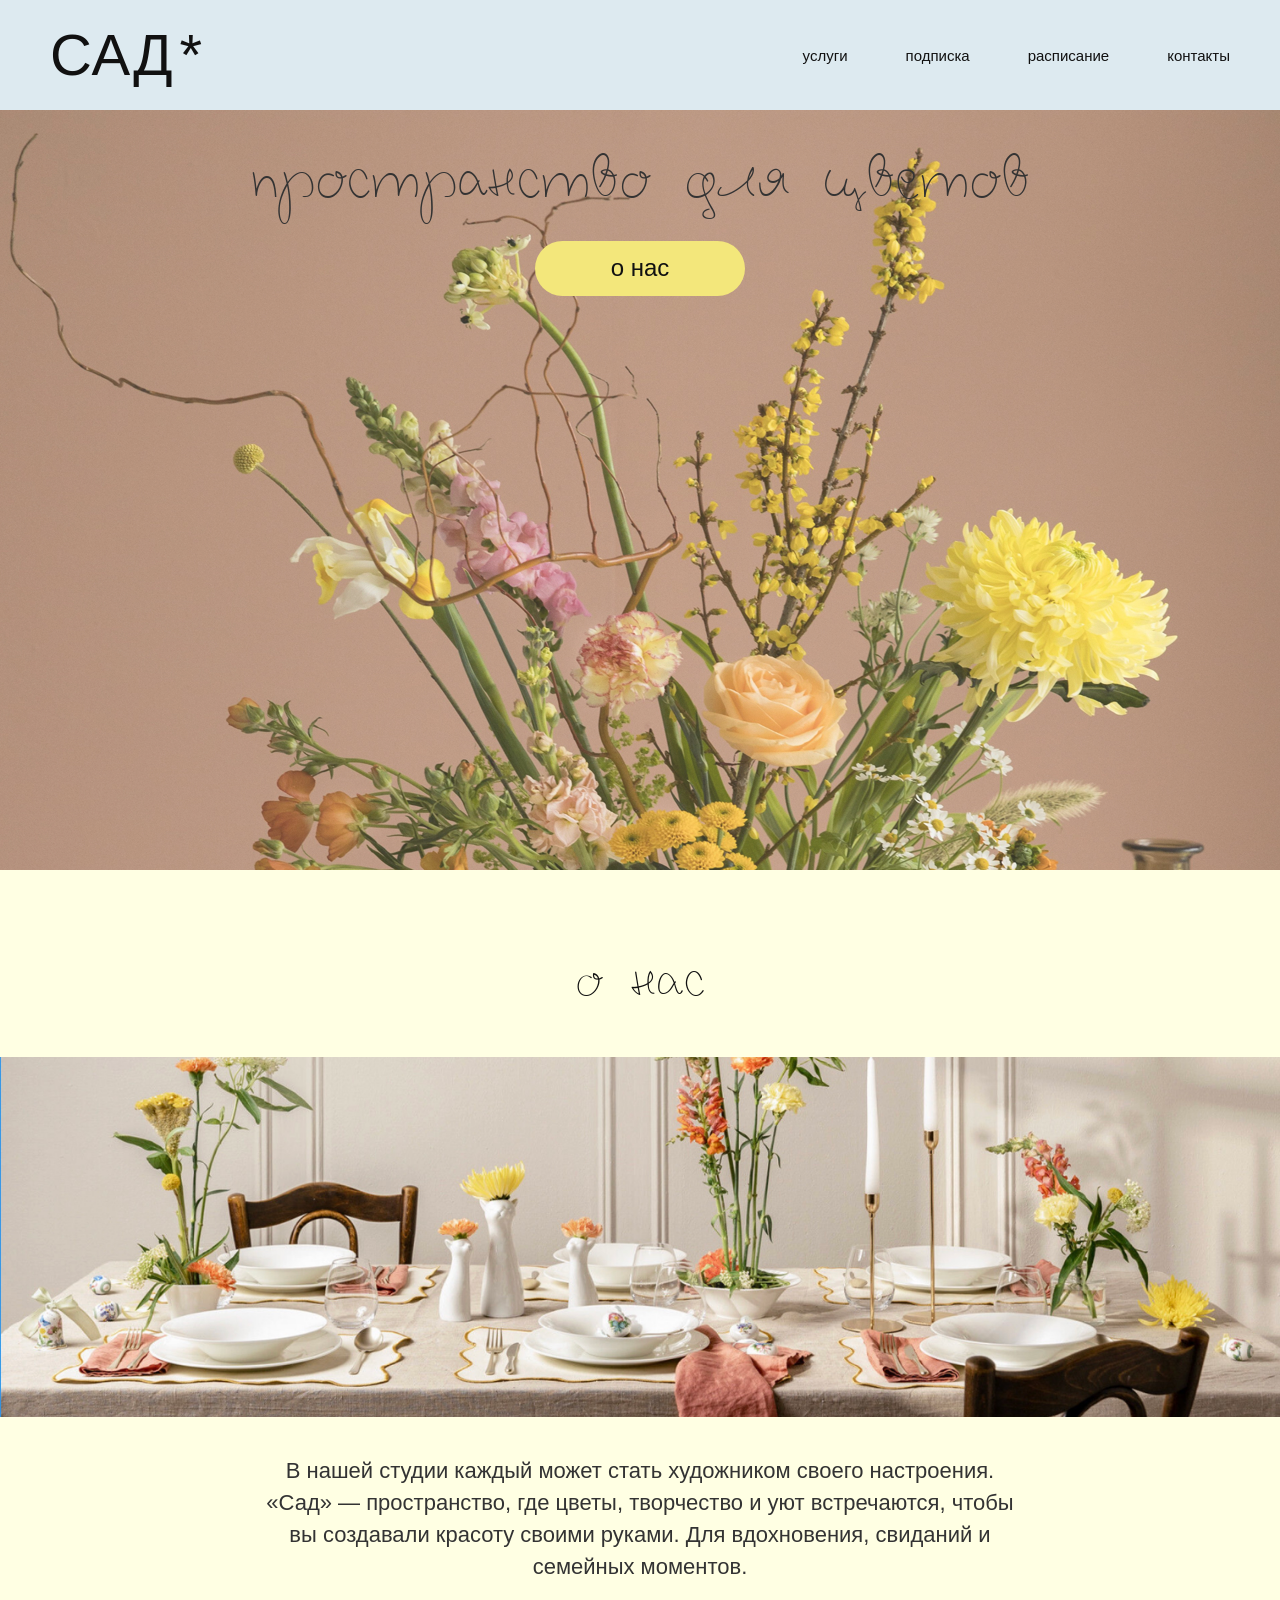
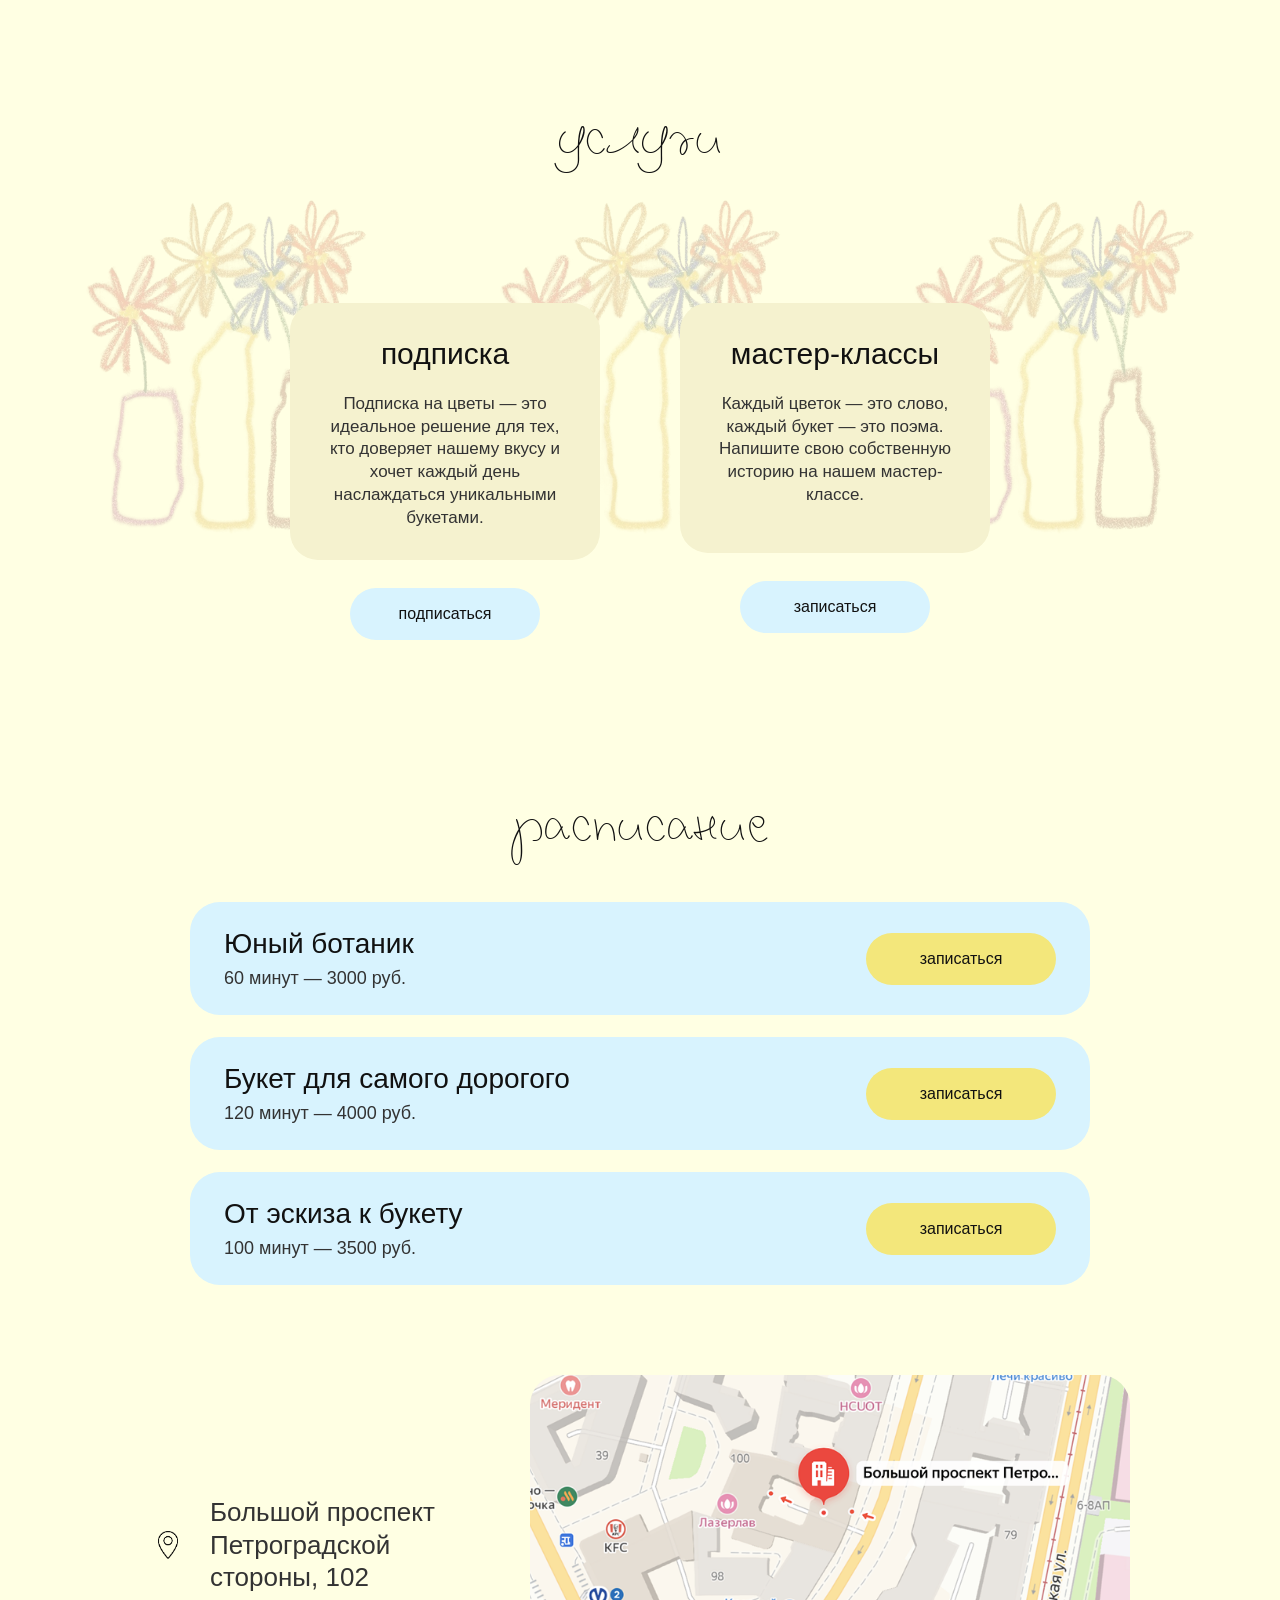
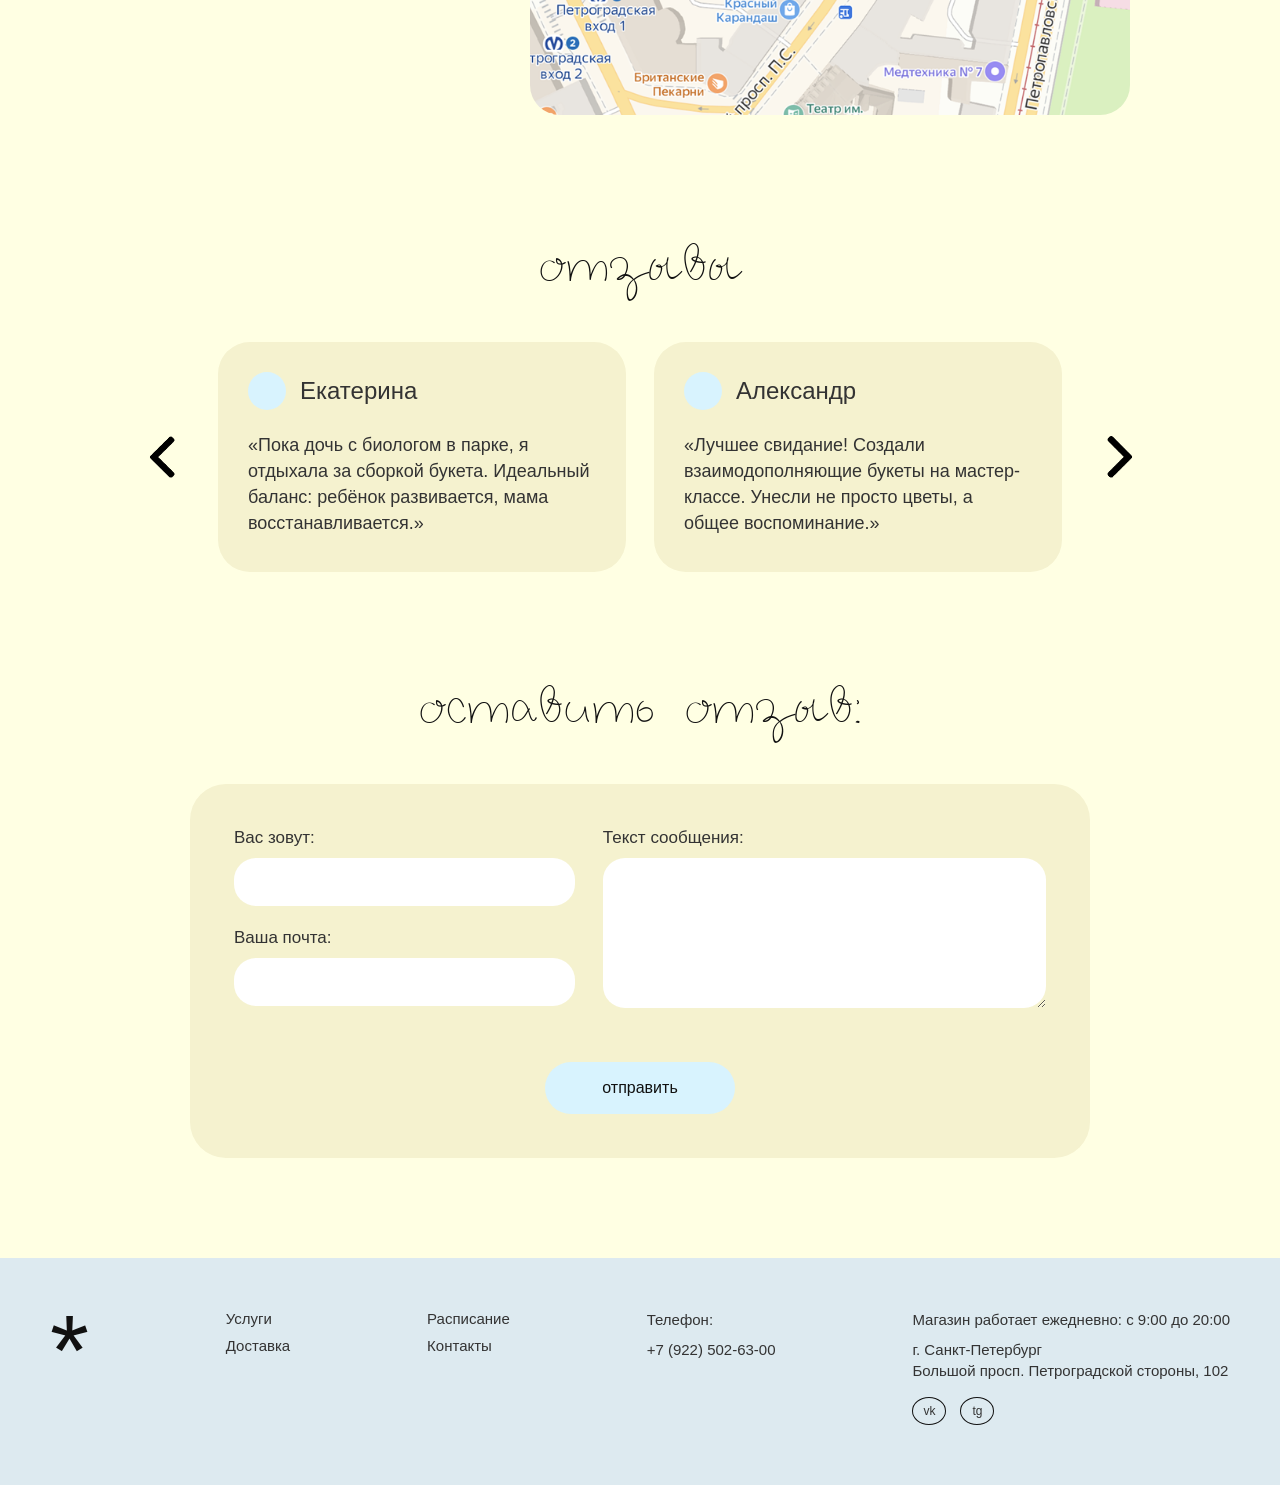
<file: index.html>
<!DOCTYPE html>
<html lang="ru">
<head>
  <meta charset="UTF-8">
  <meta name="viewport" content="width=device-width, initial-scale=1.0">
  <title>САД* — пространство для цветов</title>
  <link rel="stylesheet" href="style.css">
</head>

<body>

  <header class="header">
    <div class="container header__inner">
      <a class="logo" href="index.html">САД<span>*</span></a>

      <nav class="nav">
        <a href="master-classes.html">услуги</a>
        <a href="subscriptions.html">подписка</a>
        <a href="schedule.html">расписание</a>
        <a href="contacts.html">контакты</a>
      </nav>
    </div>
  </header>

  <main>

    <section class="hero">
      <img class="hero__image" src="images/main-hero.jpg" alt="Цветочная композиция">

      <div class="hero__content">
        <h1>пространство для цветов</h1>
        <a class="hero__button" href="#about">о нас</a>
      </div>
    </section>

    <section class="about" id="about">
      <h2 class="section-title">о нас</h2>

      <img class="about__image" src="images/about.jpg" alt="Цветочная сервировка">

      <p class="about__text">
        В нашей студии каждый может стать художником своего настроения. «Сад» — пространство,
        где цветы, творчество и уют встречаются, чтобы вы создавали красоту своими руками.
        Для вдохновения, свиданий и семейных моментов.
      </p>
    </section>

    <section class="services-preview" id="services">
  <h2 class="section-title">услуги</h2>

  <div class="services-preview__bg">

    <article class="service-small-card">
      <div class="service-small-card__box">
        <h3>подписка</h3>
        <p>
          Подписка на цветы — это идеальное решение для тех,
          кто доверяет нашему вкусу и хочет каждый день наслаждаться
          уникальными букетами.
        </p>
      </div>

      <a class="button button--yellow" href="subscriptions.html">
        подписаться
      </a>
    </article>

    <article class="service-small-card">
      <div class="service-small-card__box">
        <h3>мастер-классы</h3>
        <p>
          Каждый цветок — это слово, каждый букет — это поэма.
          Напишите свою собственную историю на нашем мастер-классе.
        </p>
      </div>

      <a class="button button--yellow" href="master-classes.html">
        записаться
      </a>
    </article>

  </div>
</section>

    <section class="schedule-preview">
      <h2 class="section-title">расписание</h2>

      <div class="schedule-list">

        <article class="schedule-item">
          <div>
            <h3>Юный ботаник</h3>
            <p>60 минут — 3000 руб.</p>
          </div>
          <button class="button button--yellow js-open-modal" data-service="Юный ботаник">
            записаться
          </button>
        </article>

        <article class="schedule-item">
          <div>
            <h3>Букет для самого дорогого</h3>
            <p>120 минут — 4000 руб.</p>
          </div>
          <button class="button button--yellow js-open-modal" data-service="Букет для самого дорогого">
            записаться
          </button>
        </article>

        <article class="schedule-item">
          <div>
            <h3>От эскиза к букету</h3>
            <p>100 минут — 3500 руб.</p>
          </div>
          <button class="button button--yellow js-open-modal" data-service="От эскиза к букету">
            записаться
          </button>
        </article>

      </div>
    </section>

    <section class="location-preview">
      <div class="location-preview__address">
        <span class="location-icon">
  <img src="images/location.png" alt="">
</span>
        <p>
          Большой проспект<br>
          Петроградской<br>
          стороны, 102
        </p>
      </div>

      <img class="location-preview__map" src="images/map.png" alt="Карта">
    </section>

    <section class="reviews">
  <h2 class="section-title">отзывы</h2>

  <div class="reviews__inner">
  <button class="reviews__arrow reviews__arrow--prev" type="button" aria-label="Предыдущий отзыв">
  <img src="images/arrow-left.png" alt="">
</button>

<div class="reviews__cards" id="reviewsCards"></div>

<button class="reviews__arrow reviews__arrow--next" type="button" aria-label="Следующий отзыв">
  <img src="images/arrow-right.png" alt="">
</button>
  </div>
</section>

    <section class="feedback">
      <h2 class="section-title">оставить отзыв:</h2>

      <form class="feedback-form">
        <div class="feedback-form__left">
          <label>
            Вас зовут:
            <input type="text">
          </label>

          <label>
            Ваша почта:
            <input type="email">
          </label>
        </div>

        <label class="feedback-form__message">
          Текст сообщения:
          <textarea></textarea>
        </label>

        <button class="button button--yellow" type="submit">отправить</button>
      </form>
    </section>

  </main>

  <footer class="footer">
    <div class="container footer__inner">
      <div class="footer__star">*</div>

      <div class="footer__links">
        <a href="master-classes.html">Услуги</a>
        <a href="contacts.html">Доставка</a>
      </div>

      <div class="footer__links">
        <a href="schedule.html">Расписание</a>
        <a href="contacts.html">Контакты</a>
      </div>

      <div class="footer__phone">
        <p>Телефон:</p>
        <a href="tel:+79225026300">+7 (922) 502-63-00</a>
      </div>

      <div class="footer__address">
        <p>Магазин работает ежедневно: с 9:00 до 20:00</p>
        <p>г. Санкт-Петербург<br>Большой просп. Петроградской стороны, 102</p>

        <div class="socials">
          <a href="#">vk</a>
          <a href="#">tg</a>
        </div>
      </div>
    </div>
  </footer>

  <div class="modal" id="signupModal">
    <div class="modal__window">
      <button class="modal__close" type="button">×</button>

      <h2>записаться</h2>

      <form class="modal-form">
        <label>
          Ваше имя:
          <input type="text" required>
        </label>

        <label>
          Телефон:
          <input type="tel" required>
        </label>

        <label>
          Почта:
          <input type="email">
        </label>

        <label>
          Услуга:
          <input class="modal-service-input" type="text" readonly>
        </label>

        <label>
          Комментарий:
          <textarea></textarea>
        </label>

        <button class="button button--yellow" type="submit">отправить</button>
      </form>
    </div>
  </div>

  <script src="script.js"></script>
</body>
</html>
</file>
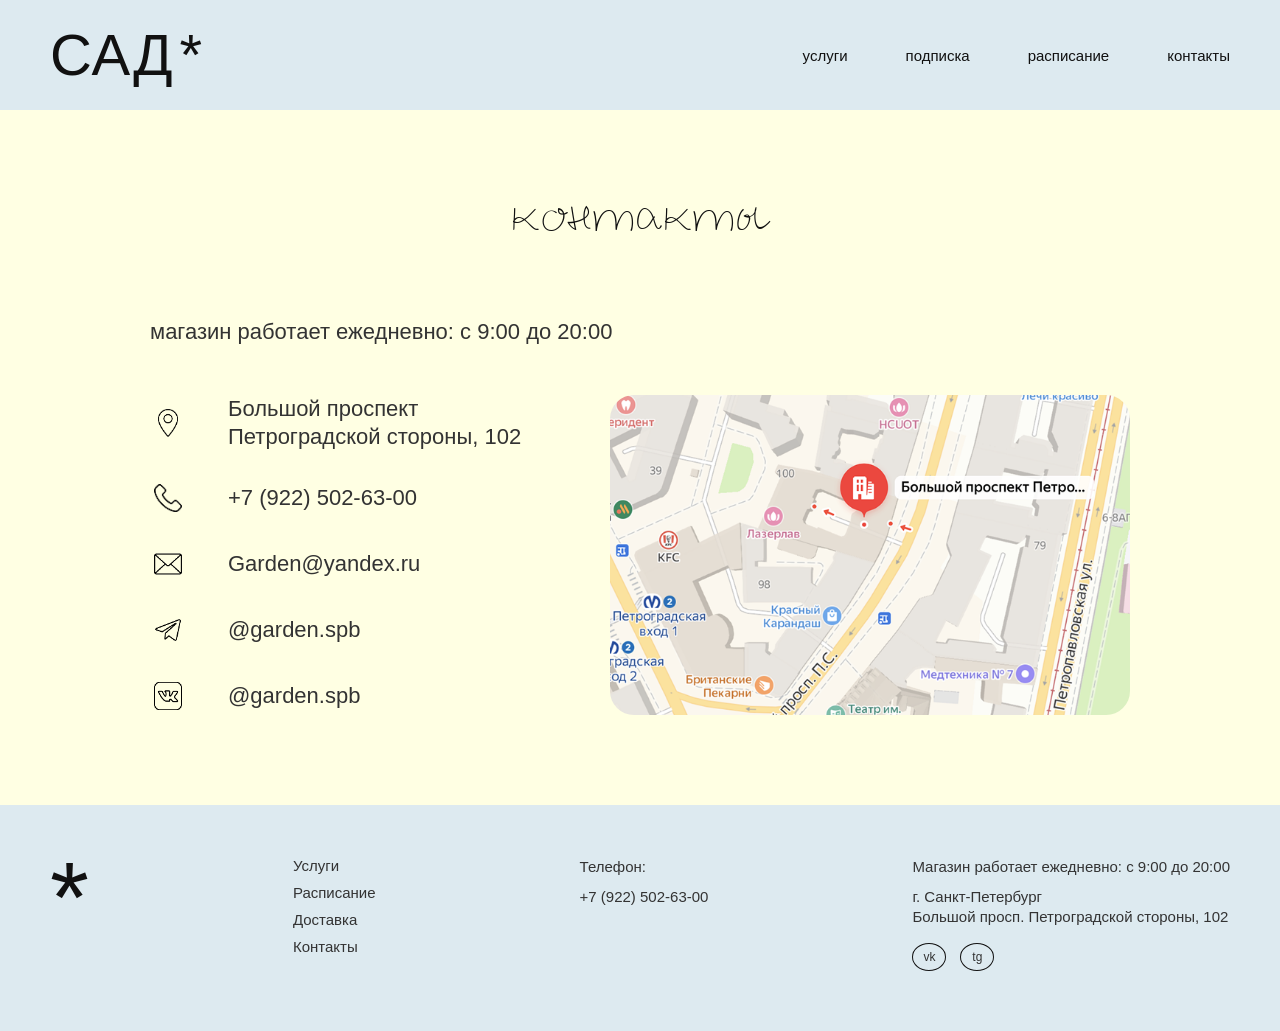
<file: contacts.html>
<!DOCTYPE html>
<html lang="ru">
<head>
  <meta charset="UTF-8">
  <meta name="viewport" content="width=device-width, initial-scale=1.0">
  <title>САД* — контакты</title>
  <link rel="stylesheet" href="style.css">
</head>

<body>
  <header class="header">
    <div class="container header__inner">
      <a class="logo" href="index.html">САД<span>*</span></a>

      <nav class="nav">
        <a href="master-classes.html">услуги</a>
        <a href="subscriptions.html">подписка</a>
        <a href="index.html#schedule">расписание</a>
        <a href="contacts.html">контакты</a>
      </nav>
    </div>
  </header>

  <main class="contacts-page">
    <section class="contacts-section">
      <div class="container">

        <h1 class="contacts-title">контакты</h1>

        <p class="contacts-worktime">
          магазин работает ежедневно: с 9:00 до 20:00
        </p>

        <div class="contacts-content">
          <div class="contacts-list">

            <div class="contacts-item">
  <div class="contacts-icon">
    <img src="images/location.png" alt="">
  </div>
  <p>
    Большой проспект<br>
    Петроградской стороны, 102
  </p>
</div>

<div class="contacts-item">
  <div class="contacts-icon">
    <img src="images/telephone.png" alt="">
  </div>
  <p>
    <a href="tel:+79225026300">+7 (922) 502-63-00</a>
  </p>
</div>

<div class="contacts-item">
  <div class="contacts-icon">
    <img src="images/mail.png" alt="">
  </div>
  <p>
    <a href="mailto:Garden@yandex.ru">Garden@yandex.ru</a>
  </p>
</div>

<div class="contacts-item">
  <div class="contacts-icon">
    <img src="images/tg.png" alt="">
  </div>
  <p>@garden.spb</p>
</div>

<div class="contacts-item">
  <div class="contacts-icon">
    <img src="images/vk.png" alt="">
  </div>
  <p>@garden.spb</p>
</div>

          </div>

          <div class="contacts-map">
            <img src="images/map.png" alt="Карта проезда к магазину САД">
          </div>
        </div>

      </div>
    </section>
  </main>

  <footer class="footer">
    <div class="container footer__inner">
      <div class="footer__star">*</div>

      <div class="footer__links">
        <a href="master-classes.html">Услуги</a>
        <a href="index.html#schedule">Расписание</a>
        <a href="contacts.html">Доставка</a>
        <a href="contacts.html">Контакты</a>
      </div>

      <div class="footer__phone">
        <p>Телефон:</p>
        <a href="tel:+79225026300">+7 (922) 502-63-00</a>
      </div>

      <div class="footer__address">
        <p>Магазин работает ежедневно: с 9:00 до 20:00</p>
        <p>г. Санкт-Петербург<br>Большой просп. Петроградской стороны, 102</p>

        <div class="socials">
          <a href="#" aria-label="ВКонтакте">vk</a>
          <a href="#" aria-label="Telegram">tg</a>
        </div>
      </div>
    </div>
  </footer>
</body>
</html>
</file>
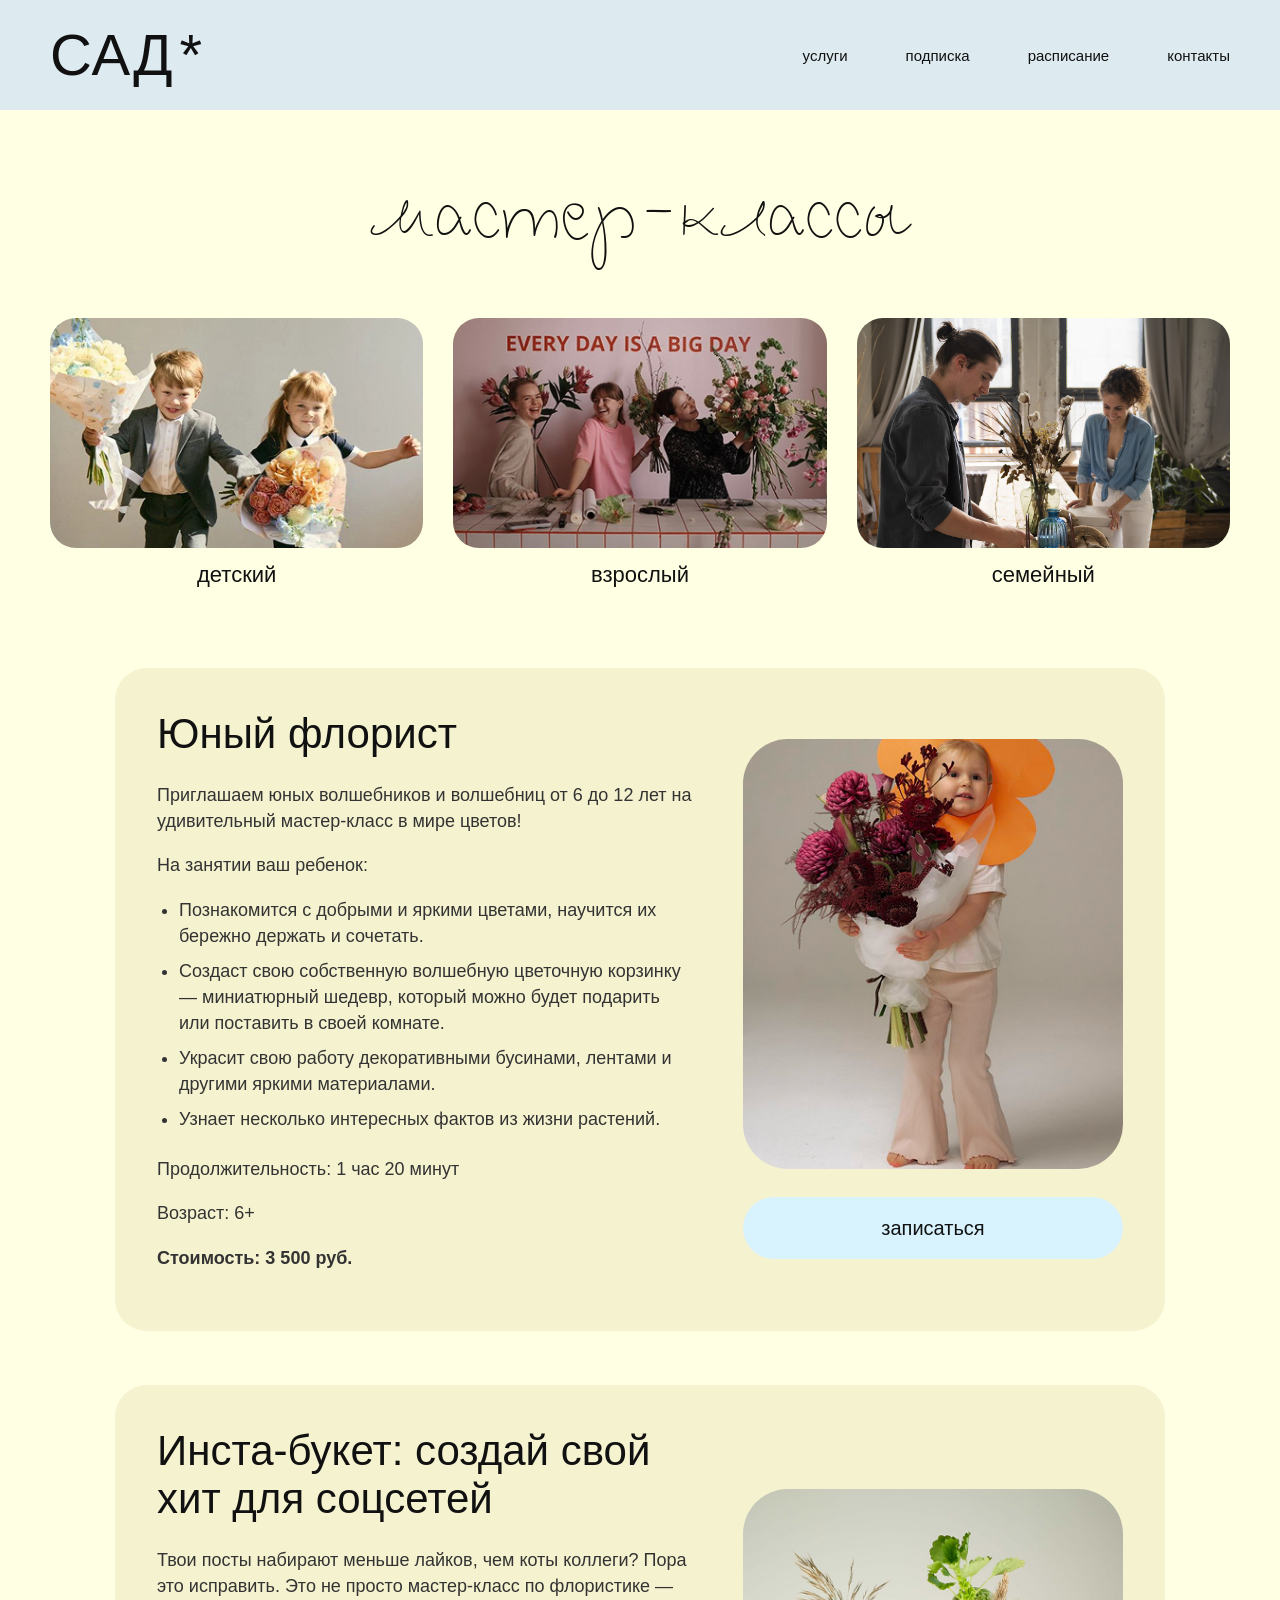
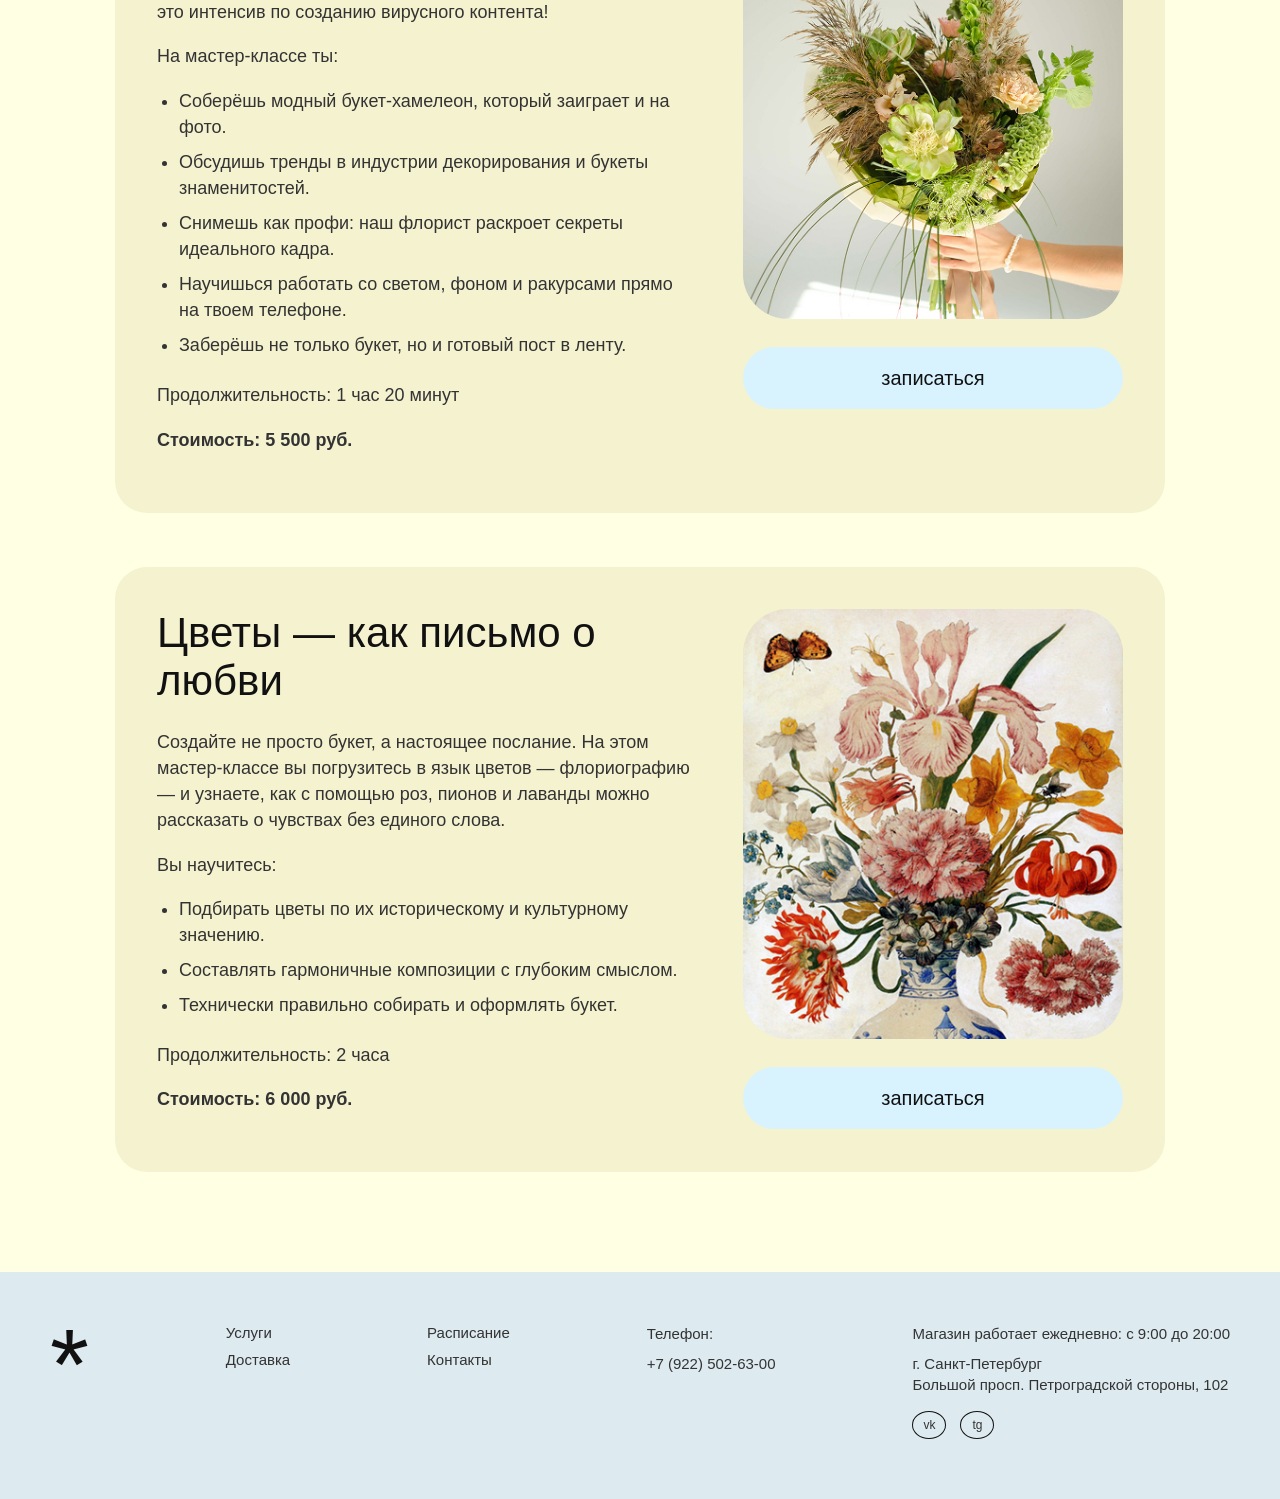
<file: master-classes.html>
<!DOCTYPE html>
<html lang="ru">
<head>
  <meta charset="UTF-8">
  <meta name="viewport" content="width=device-width, initial-scale=1.0">
  <title>САД* — мастер-классы</title>
  <link rel="stylesheet" href="style.css">
</head>

<body>

  <header class="header">
    <div class="container header__inner">
      <a class="logo" href="index.html">САД<span>*</span></a>

      <nav class="nav">
        <a href="master-classes.html">услуги</a>
        <a href="subscriptions.html">подписка</a>
        <a href="schedule.html">расписание</a>
        <a href="contacts.html">контакты</a>
      </nav>
    </div>
  </header>

  <main class="master-classes-page">

    <section class="mc-hero">
      <div class="container">
        <h1 class="mc-title">мастер-классы</h1>

        <div class="mc-categories">
          <article class="mc-category">
            <img src="images/kids.jpg" alt="Детский мастер-класс">
            <p>детский</p>
          </article>

          <article class="mc-category">
            <img src="images/adult.jpg" alt="Взрослый мастер-класс">
            <p>взрослый</p>
          </article>

          <article class="mc-category">
            <img src="images/family.jpg" alt="Семейный мастер-класс">
            <p>семейный</p>
          </article>
        </div>
      </div>
    </section>

    <section class="mc-cards">
      <div class="container">

        <article class="mc-card">
          <div class="mc-card__text">
            <h2>Юный флорист</h2>

            <p>
              Приглашаем юных волшебников и волшебниц от 6 до 12 лет
              на удивительный мастер-класс в мире цветов!
            </p>

            <p>На занятии ваш ребенок:</p>

            <ul>
              <li>Познакомится с добрыми и яркими цветами, научится их бережно держать и сочетать.</li>
              <li>Создаст свою собственную волшебную цветочную корзинку — миниатюрный шедевр, который можно будет подарить или поставить в своей комнате.</li>
              <li>Украсит свою работу декоративными бусинами, лентами и другими яркими материалами.</li>
              <li>Узнает несколько интересных фактов из жизни растений.</li>
            </ul>

            <p>Продолжительность: 1 час 20 минут</p>
            <p>Возраст: 6+</p>

            <p class="mc-card__price">Стоимость: 3 500 руб.</p>
          </div>

          <div class="mc-card__image">
            <img src="images/card1.jpg" alt="Юный флорист">

            <button class="button js-open-modal" type="button" data-service="Юный флорист">
              записаться
            </button>
          </div>
        </article>

        <article class="mc-card">
          <div class="mc-card__text">
            <h2>Инста-букет: создай свой хит для соцсетей</h2>

            <p>
              Твои посты набирают меньше лайков, чем коты коллеги?
              Пора это исправить. Это не просто мастер-класс по флористике —
              это интенсив по созданию вирусного контента!
            </p>

            <p>На мастер-классе ты:</p>

            <ul>
              <li>Соберёшь модный букет-хамелеон, который заиграет и на фото.</li>
              <li>Обсудишь тренды в индустрии декорирования и букеты знаменитостей.</li>
              <li>Снимешь как профи: наш флорист раскроет секреты идеального кадра.</li>
              <li>Научишься работать со светом, фоном и ракурсами прямо на твоем телефоне.</li>
              <li>Заберёшь не только букет, но и готовый пост в ленту.</li>
            </ul>

            <p>Продолжительность: 1 час 20 минут</p>

            <p class="mc-card__price">Стоимость: 5 500 руб.</p>
          </div>

          <div class="mc-card__image">
            <img src="images/card2.jpg" alt="Инста-букет">

            <button class="button js-open-modal" type="button" data-service="Инста-букет">
              записаться
            </button>
          </div>
        </article>

        <article class="mc-card">
          <div class="mc-card__text">
            <h2>Цветы — как письмо о любви</h2>

            <p>
              Создайте не просто букет, а настоящее послание.
              На этом мастер-классе вы погрузитесь в язык цветов — флориографию —
              и узнаете, как с помощью роз, пионов и лаванды можно рассказать
              о чувствах без единого слова.
            </p>

            <p>Вы научитесь:</p>

            <ul>
              <li>Подбирать цветы по их историческому и культурному значению.</li>
              <li>Составлять гармоничные композиции с глубоким смыслом.</li>
              <li>Технически правильно собирать и оформлять букет.</li>
            </ul>

            <p>Продолжительность: 2 часа</p>

            <p class="mc-card__price">Стоимость: 6 000 руб.</p>
          </div>

          <div class="mc-card__image">
            <img src="images/card3.jpg" alt="Цветы — как письмо о любви">

            <button class="button js-open-modal" type="button" data-service="Цветы — как письмо о любви">
              записаться
            </button>
          </div>
        </article>

      </div>
    </section>

  </main>

  <footer class="footer">
    <div class="container footer__inner">
      <div class="footer__star">*</div>

      <div class="footer__links">
        <a href="master-classes.html">Услуги</a>
        <a href="contacts.html">Доставка</a>
      </div>

      <div class="footer__links">
        <a href="schedule.html">Расписание</a>
        <a href="contacts.html">Контакты</a>
      </div>

      <div class="footer__phone">
        <p>Телефон:</p>
        <a href="tel:+79225026300">+7 (922) 502-63-00</a>
      </div>

      <div class="footer__address">
        <p>Магазин работает ежедневно: с 9:00 до 20:00</p>
        <p>г. Санкт-Петербург<br>Большой просп. Петроградской стороны, 102</p>

        <div class="socials">
          <a href="#" aria-label="ВКонтакте">vk</a>
          <a href="#" aria-label="Telegram">tg</a>
        </div>
      </div>
    </div>
  </footer>

  <div class="modal" id="signupModal">
    <div class="modal__window">
      <button class="modal__close" type="button">×</button>

      <h2>записаться</h2>

      <form class="modal-form">
        <label>
          Ваше имя:
          <input type="text" required>
        </label>

        <label>
          Телефон:
          <input type="tel" required>
        </label>

        <label>
          Почта:
          <input type="email">
        </label>

        <label>
          Услуга:
          <input class="modal-service-input" type="text" readonly>
        </label>

        <label>
          Комментарий:
          <textarea></textarea>
        </label>

        <button class="button" type="submit">отправить</button>
      </form>
    </div>
  </div>

  <script src="script.js"></script>

</body>
</html>
</file>
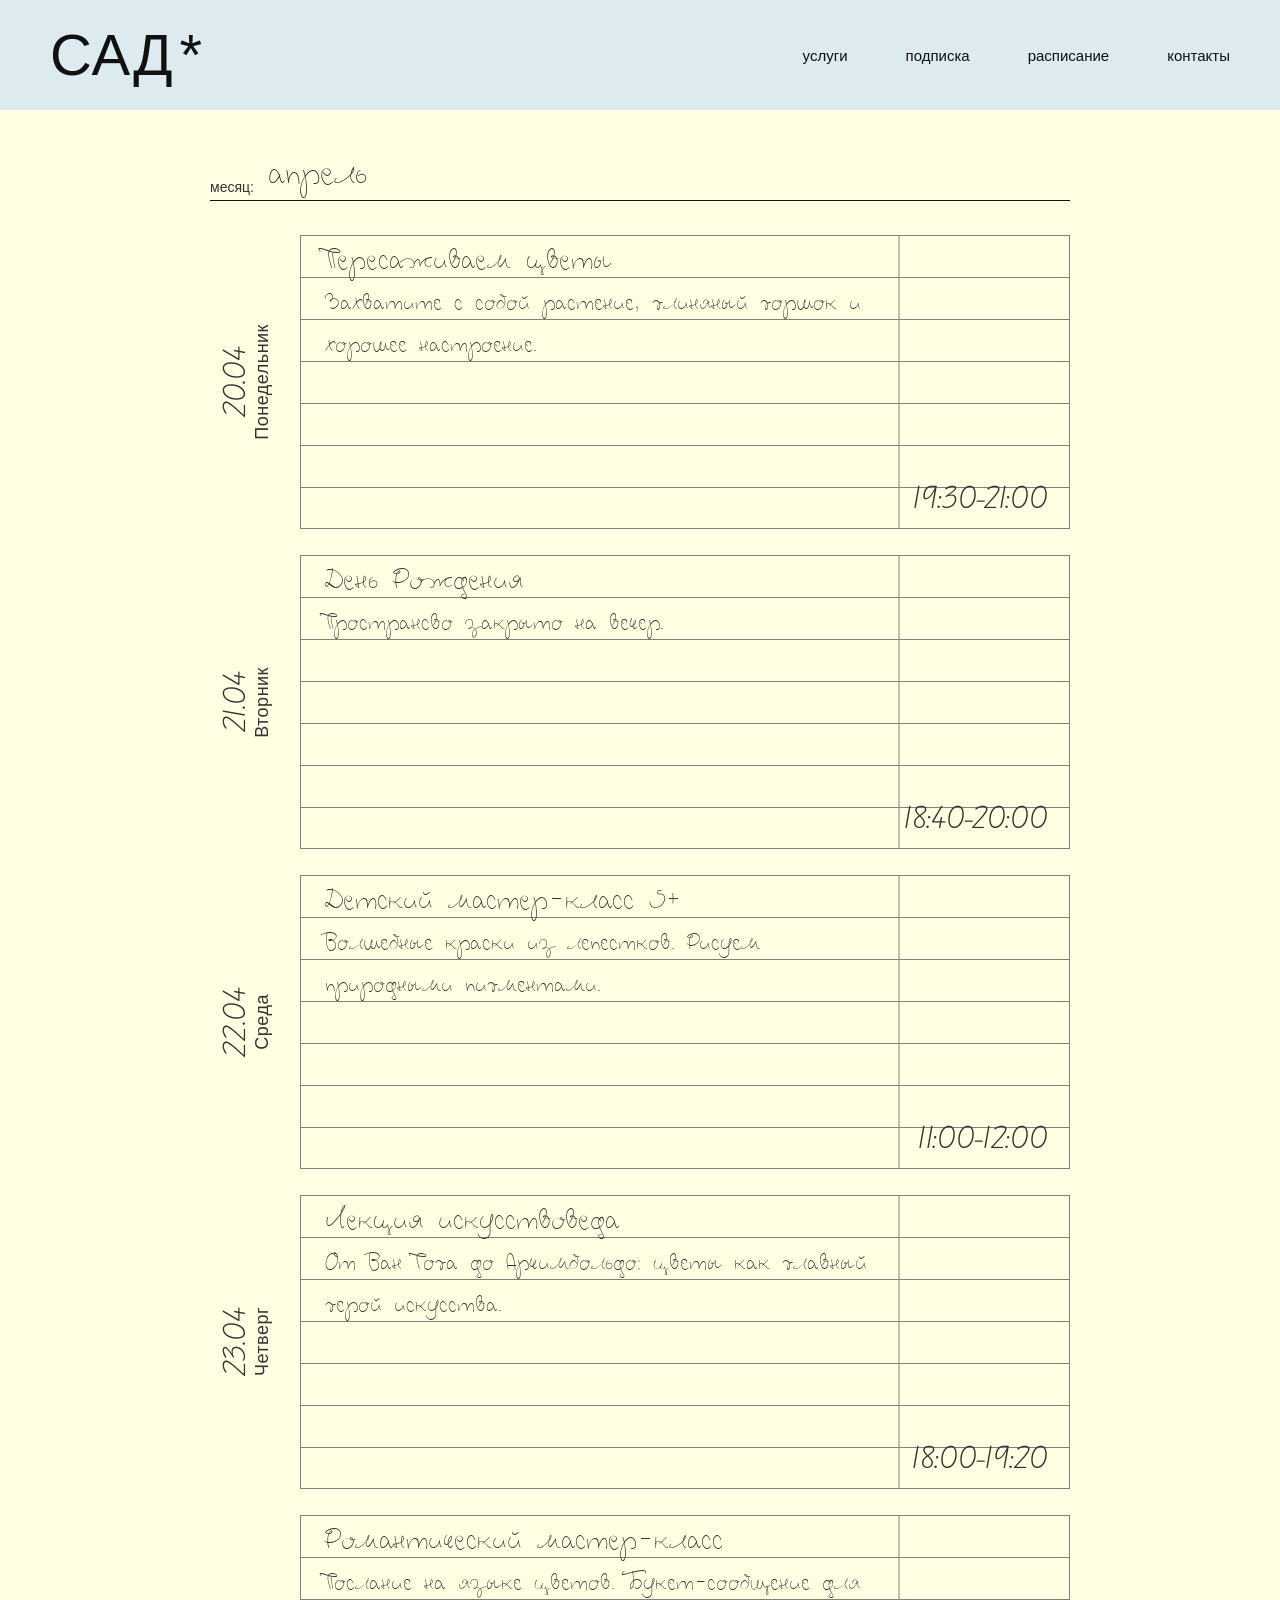
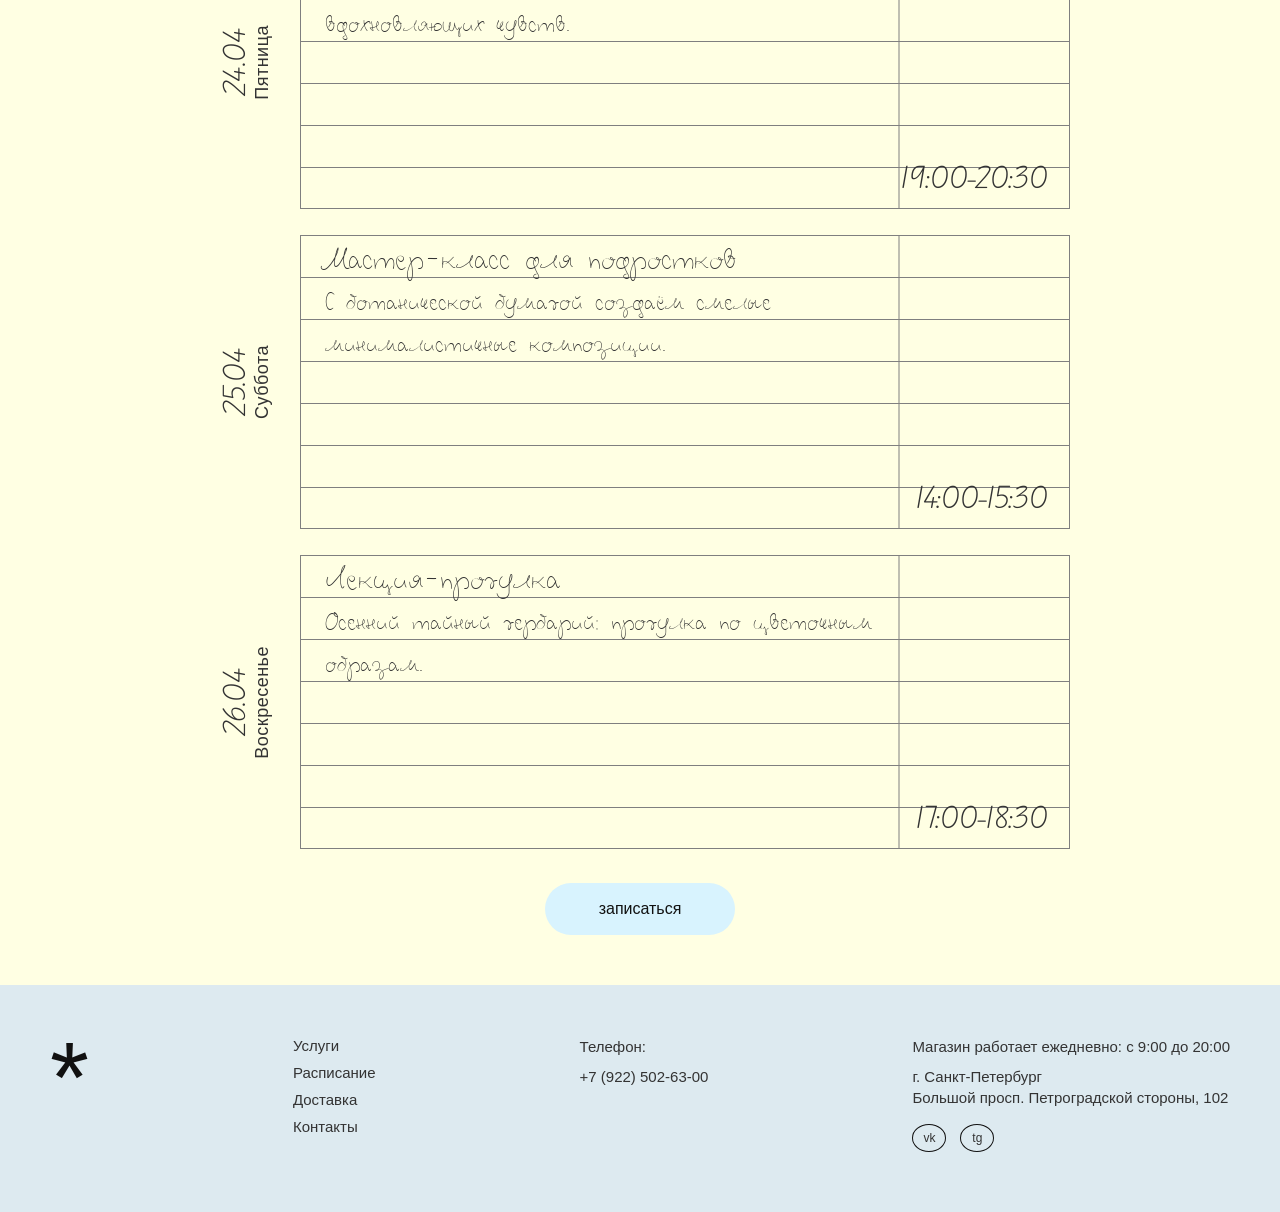
<file: schedule.html>
<!DOCTYPE html>
<html lang="ru">
<head>
  <meta charset="UTF-8">
  <meta name="viewport" content="width=device-width, initial-scale=1.0">
  <title>САД* — расписание</title>
  <link rel="stylesheet" href="style.css">
</head>

<body>
  <header class="header">
    <div class="container header__inner">
      <a class="logo" href="index.html">САД<span>*</span></a>

      <nav class="nav">
        <a href="master-classes.html">услуги</a>
        <a href="subscriptions.html">подписка</a>
        <a href="schedule.html">расписание</a>
        <a href="contacts.html">контакты</a>
      </nav>
    </div>
  </header>


  <main class="main">
    <section class="schedule" id="schedule">
      <div class="container">

        <div class="schedule__top">
          <p class="month-label">месяц:</p>
          <h1 class="month-name">апрель</h1>
        </div>

        <div class="week">

          <article class="event-row">
            <div class="event-date">
              <span class="event-date__number">20.04</span>
              <span class="event-date__weekday">Понедельник</span>
            </div>

            <div class="event-card">
              <div class="event-card__content">
                <h2>Пересаживаем цветы</h2>
                <p>Захватите с собой растение, глиняный горшок и хорошее настроение.</p>
              </div>

              <div class="event-card__time">19:30–21:00</div>
            </div>
          </article>

          <article class="event-row">
            <div class="event-date">
              <span class="event-date__number">21.04</span>
              <span class="event-date__weekday">Вторник</span>
            </div>

            <div class="event-card">
              <div class="event-card__content">
                <h2>День Рождения</h2>
                <p>Пространсво закрыто на вечер.</p>
              </div>

              <div class="event-card__time">18:40–20:00</div>
            </div>
          </article>

          <article class="event-row">
            <div class="event-date">
              <span class="event-date__number">22.04</span>
              <span class="event-date__weekday">Среда</span>
            </div>

            <div class="event-card">
              <div class="event-card__content">
                <h2>Детский мастер-класс 5+</h2>
                <p>Волшебные краски из лепестков. Рисуем природными пигментами.</p>
              </div>

              <div class="event-card__time">11:00–12:00</div>
            </div>
          </article>

          <article class="event-row">
            <div class="event-date">
              <span class="event-date__number">23.04</span>
              <span class="event-date__weekday">Четверг</span>
            </div>

            <div class="event-card">
              <div class="event-card__content">
                <h2>Лекция искусствоведа</h2>
                <p>От Ван Гога до Арчимбольдо: цветы как главный герой искусства.</p>
              </div>

              <div class="event-card__time">18:00–19:20</div>
            </div>
          </article>

          <article class="event-row">
            <div class="event-date">
              <span class="event-date__number">24.04</span>
              <span class="event-date__weekday">Пятница</span>
            </div>

            <div class="event-card">
              <div class="event-card__content">
                <h2>Романтический мастер-класс</h2>
                <p>Послание на языке цветов. Букет-сообщение для вдохновляющих чувств.</p>
              </div>

              <div class="event-card__time">19:00–20:30</div>
            </div>
          </article>

          <article class="event-row">
            <div class="event-date">
              <span class="event-date__number">25.04</span>
              <span class="event-date__weekday">Суббота</span>
            </div>

            <div class="event-card">
              <div class="event-card__content">
                <h2>Мастер-класс для подростков</h2>
                <p>С ботанической бумагой создаём смелые минималистичные композиции.</p>
              </div>

              <div class="event-card__time">14:00–15:30</div>
            </div>
          </article>

          <article class="event-row">
            <div class="event-date">
              <span class="event-date__number">26.04</span>
              <span class="event-date__weekday">Воскресенье</span>
            </div>

            <div class="event-card">
              <div class="event-card__content">
                <h2>Лекция-прогулка</h2>
                <p>Осенний тайный гербарий: прогулка по цветочным образам.</p>
              </div>

              <div class="event-card__time">17:00–18:30</div>
            </div>
          </article>

        </div>

       <div class="signup-block" id="signup">
  <button 
    class="button js-open-modal" 
    type="button" 
    data-service="Запись на мероприятие из расписания"
  >
    записаться
  </button>
</div>

      </div>
    </section>
  </main>

  <footer class="footer" id="contacts">
    <div class="container footer__inner">
      <div class="footer__star">*</div>

      <div class="footer__links">
        <a href="#signup">Услуги</a>
        <a href="#schedule">Расписание</a>
        <a href="#address">Доставка</a>
        <a href="#contacts">Контакты</a>
      </div>

      <div class="footer__phone">
        <p>Телефон:</p>
        <a href="tel:+79225026300">+7 (922) 502-63-00</a>
      </div>

      <div class="footer__address" id="address">
        <p>Магазин работает ежедневно: с 9:00 до 20:00</p>
        <p>г. Санкт-Петербург<br>Большой просп. Петроградской стороны, 102</p>

        <div class="socials">
          <a href="#" aria-label="ВКонтакте">vk</a>
          <a href="#" aria-label="Telegram">tg</a>
        </div>
      </div>
    </div>
  </footer>
  
<div class="modal" id="signupModal">
  <div class="modal__window">

    <button class="modal__close" type="button">
      ×
    </button>

    <h2>записаться</h2>

    <form class="modal-form">

      <label>
        Ваше имя:
        <input type="text" required>
      </label>

      <label>
        Телефон:
        <input type="tel" required>
      </label>

      <label>
        Почта:
        <input type="email">
      </label>

      <label>
        Услуга:
        <input
          class="modal-service-input"
          type="text"
          readonly
        >
      </label>

      <label>
        Комментарий:
        <textarea></textarea>
      </label>

      <button class="button" type="submit">
        отправить
      </button>

    </form>
  </div>
</div>

<script src="script.js"></script>

</body>
</html>
</file>
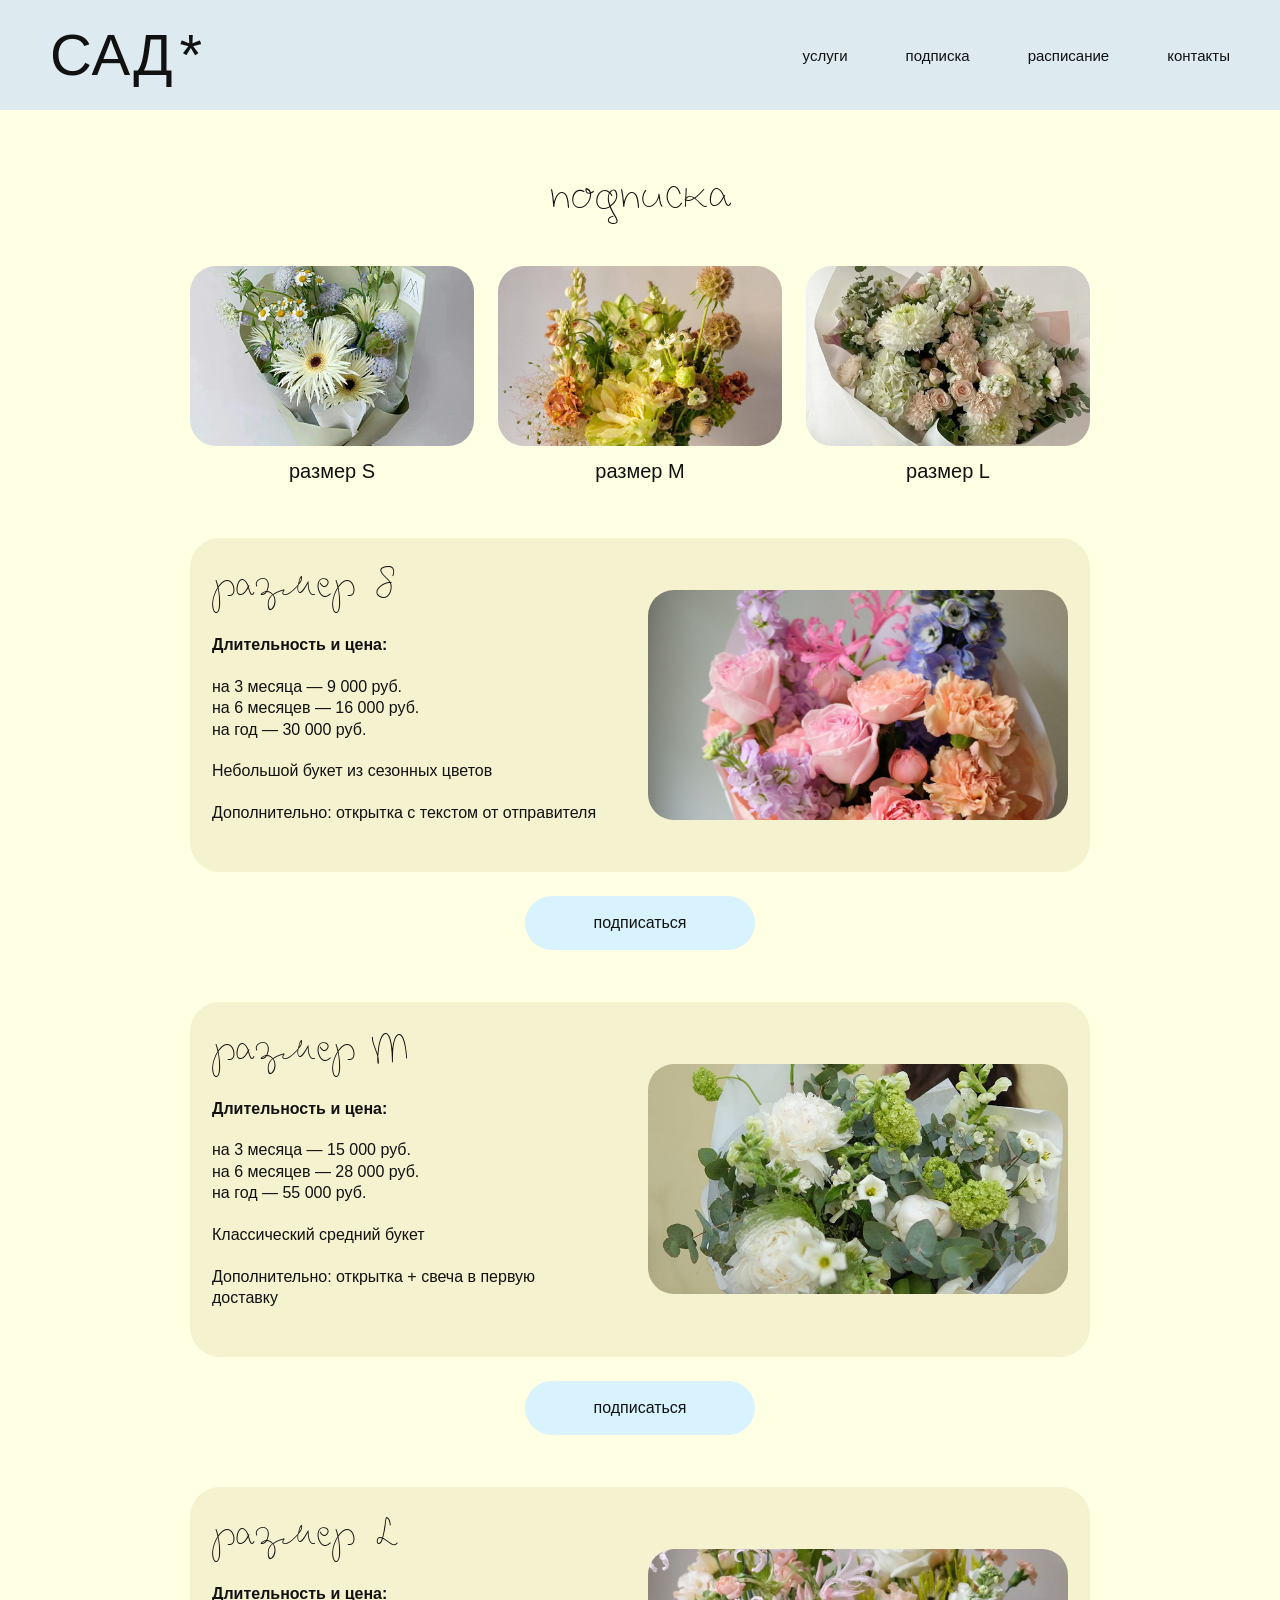
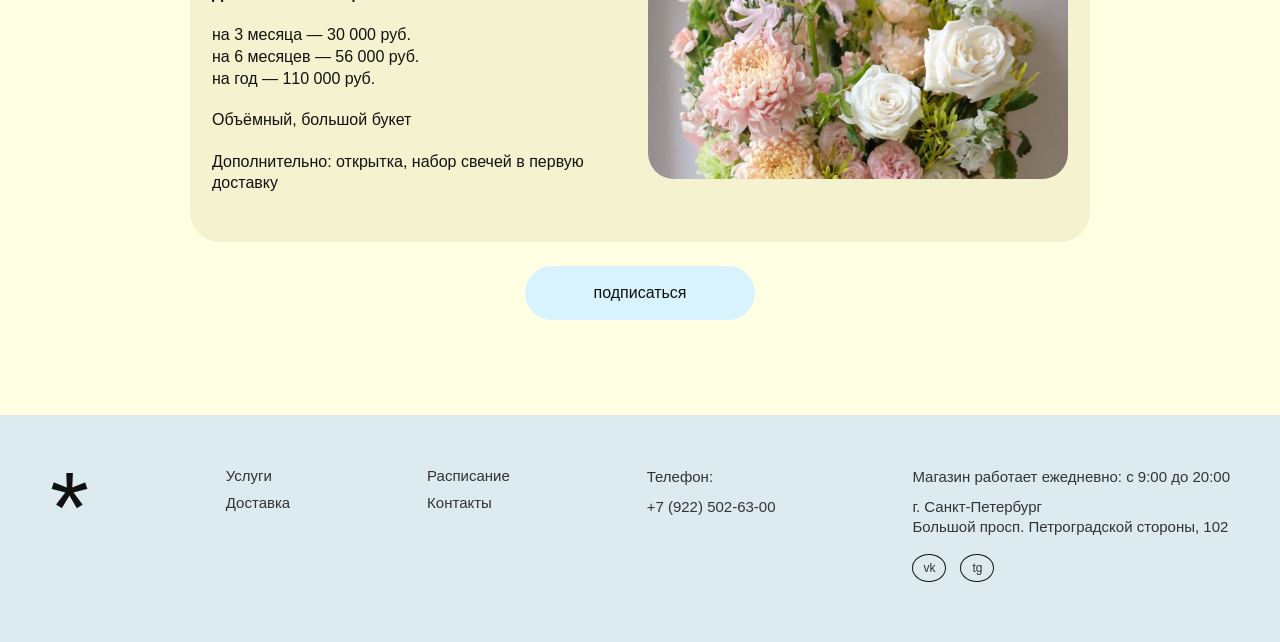
<file: subscriptions.html>
<!DOCTYPE html>
<html lang="ru">
<head>
  <meta charset="UTF-8">
  <meta name="viewport" content="width=device-width, initial-scale=1.0">
  <title>САД* — подписка</title>
  <link rel="stylesheet" href="style.css">
</head>

<body>

  <header class="header">
    <div class="container header__inner">
      <a class="logo" href="index.html">САД<span>*</span></a>

      <nav class="nav">
        <a href="master-classes.html">услуги</a>
        <a href="subscriptions.html">подписка</a>
        <a href="schedule.html">расписание</a>
        <a href="contacts.html">контакты</a>
      </nav>
    </div>
  </header>

  <main class="subscription-page">

    <section class="subscription-intro">
      <div class="container">
        <h1 class="subscription-title">подписка</h1>

        <div class="subscription-sizes">
          <article class="subscription-size">
            <img src="images/subscription-preview-s.jpg" alt="Букет размера S">
            <p>размер S</p>
          </article>

          <article class="subscription-size">
            <img src="images/subscription-preview-m.jpg" alt="Букет размера M">
            <p>размер M</p>
          </article>

          <article class="subscription-size">
            <img src="images/subscription-preview-l.jpg" alt="Букет размера L">
            <p>размер L</p>
          </article>
        </div>
      </div>
    </section>

    <section class="subscription-list">
      <div class="container">

        <article class="subscription-card">
          <div class="subscription-card__text">
            <h2>размер S</h2>

            <p class="subscription-card__subtitle">Длительность и цена:</p>

            <p>
              на 3 месяца — 9 000 руб.<br>
              на 6 месяцев — 16 000 руб.<br>
              на год — 30 000 руб.
            </p>

            <p>Небольшой букет из сезонных цветов</p>

            <p>
              Дополнительно: открытка с текстом от отправителя
            </p>
          </div>

          <div class="subscription-card__image">
            <img src="images/subscription-s.jpg" alt="Подписка размер S">
          </div>
        </article>

        <div class="subscription-button-row">
          <button 
            class="button button--yellow js-open-modal" 
            type="button" 
            data-service="Подписка размер S"
          >
            подписаться
          </button>
        </div>

        <article class="subscription-card">
          <div class="subscription-card__text">
            <h2>размер M</h2>

            <p class="subscription-card__subtitle">Длительность и цена:</p>

            <p>
              на 3 месяца — 15 000 руб.<br>
              на 6 месяцев — 28 000 руб.<br>
              на год — 55 000 руб.
            </p>

            <p>Классический средний букет</p>

            <p>
              Дополнительно: открытка + свеча в первую доставку
            </p>
          </div>

          <div class="subscription-card__image">
            <img src="images/subscription-m.jpg" alt="Подписка размер M">
          </div>
        </article>

        <div class="subscription-button-row">
          <button 
            class="button button--yellow js-open-modal" 
            type="button" 
            data-service="Подписка размер M"
          >
            подписаться
          </button>
        </div>

        <article class="subscription-card">
          <div class="subscription-card__text">
            <h2>размер L</h2>

            <p class="subscription-card__subtitle">Длительность и цена:</p>

            <p>
              на 3 месяца — 30 000 руб.<br>
              на 6 месяцев — 56 000 руб.<br>
              на год — 110 000 руб.
            </p>

            <p>Объёмный, большой букет</p>

            <p>
              Дополнительно: открытка, набор свечей в первую доставку
            </p>
          </div>

          <div class="subscription-card__image">
            <img src="images/subscription-l.jpg" alt="Подписка размер L">
          </div>
        </article>

        <div class="subscription-button-row">
          <button 
            class="button button--yellow js-open-modal" 
            type="button" 
            data-service="Подписка размер L"
          >
            подписаться
          </button>
        </div>

      </div>
    </section>

  </main>

  <footer class="footer">
    <div class="container footer__inner">
      <div class="footer__star">*</div>

      <div class="footer__links">
        <a href="master-classes.html">Услуги</a>
        <a href="contacts.html">Доставка</a>
      </div>

      <div class="footer__links">
        <a href="schedule.html">Расписание</a>
        <a href="contacts.html">Контакты</a>
      </div>

      <div class="footer__phone">
        <p>Телефон:</p>
        <a href="tel:+79225026300">+7 (922) 502-63-00</a>
      </div>

      <div class="footer__address">
        <p>Магазин работает ежедневно: с 9:00 до 20:00</p>
        <p>г. Санкт-Петербург<br>Большой просп. Петроградской стороны, 102</p>

        <div class="socials">
          <a href="#" aria-label="ВКонтакте">vk</a>
          <a href="#" aria-label="Telegram">tg</a>
        </div>
      </div>
    </div>
  </footer>

  <div class="modal" id="signupModal">
    <div class="modal__window">
      <button class="modal__close" type="button">×</button>

      <h2>записаться</h2>

      <form class="modal-form">
        <label>
          Ваше имя:
          <input type="text" required>
        </label>

        <label>
          Телефон:
          <input type="tel" required>
        </label>

        <label>
          Почта:
          <input type="email">
        </label>

        <label>
          Услуга:
          <input class="modal-service-input" type="text" readonly>
        </label>

        <label>
          Комментарий:
          <textarea></textarea>
        </label>

        <button class="button button--yellow" type="submit">отправить</button>
      </form>
    </div>
  </div>

  <script src="script.js"></script>

</body>
</html>
</file>
<file: style.css>
@font-face {
  font-family: "Chickpeas";
  src: url("Chickpeas.ttf") format("truetype");
  font-weight: normal;
  font-style: normal;
}

@font-face {
  font-family: "Edu Hand";
  src: url("EduAUVICWANTH.ttf") format("truetype");
  font-weight: normal;
  font-style: normal;
}

:root {
  --bg: #ffffe3;
  --blue: #ddeaf0;
  --yellow: #f5f2cf;
  --button-blue: #d8f3fe;
  --text: #333333;
  --dark: #111111;

  --rows-count: 7;
  --row-height: 42px;
  --line-color: #7f7f7f;
  --border-color: #7f7f7f;
}

* {
  box-sizing: border-box;
}

html {
  scroll-behavior: smooth;
}

body {
  margin: 0;
  background-color: var(--bg);
  color: var(--text);
  font-family: Arial, sans-serif;
}

img {
  display: block;
  max-width: 100%;
}

a {
  color: inherit;
  text-decoration: none;
}

button,
input,
textarea {
  font-family: inherit;
}

button {
  cursor: pointer;
  border: none;
}

.container {
  width: min(1180px, calc(100% - 40px));
  margin: 0 auto;
}

/* ОБЩИЕ КНОПКИ */

.button {
  display: inline-flex;
  align-items: center;
  justify-content: center;
  min-width: 190px;
  min-height: 52px;
  padding: 0 34px;
  background-color: var(--button-blue);
  border-radius: 45px;
  color: var(--dark);
  font-size: 16px;
  line-height: 1;
  transition: transform 0.2s ease, opacity 0.2s ease;
}

.schedule-preview .button {
  background-color: #f3e77b;
}

.button:hover {
  transform: translateY(-2px);
  opacity: 0.85;
}

.button--yellow {
  background-color: var(--button-blue);
}

/* HEADER */

.header {
  background-color: var(--blue);
  padding: 26px 0;
}

.header__inner {
  display: flex;
  align-items: center;
  justify-content: space-between;
  gap: 30px;
}

.logo {
  font-size: 58px;
  line-height: 1;
  letter-spacing: 1px;
  font-weight: normal;
  color: var(--dark);
}

.logo span {
  margin-left: 6px;
}

.nav {
  display: flex;
  gap: 58px;
  align-items: center;
}

.nav a {
  font-size: 15px;
  line-height: 1;
  text-transform: lowercase;
  color: var(--dark);
  transition: opacity 0.2s ease;
}

.nav a:hover {
  opacity: 0.55;
}

/* FOOTER */

.footer {
  background-color: var(--blue);
  padding: 52px 0 60px;
}

.footer__inner {
  display: flex;
  justify-content: space-between;
  gap: 40px;
  align-items: flex-start;
}

.footer__star {
  font-size: 100px;
  line-height: 0.8;
  color: var(--dark);
}

.footer__links {
  display: flex;
  flex-direction: column;
  gap: 10px;
  font-size: 15px;
}

.footer__phone,
.footer__address {
  font-size: 15px;
  line-height: 1.35;
}

.footer__phone p,
.footer__address p {
  margin: 0 0 10px;
}

.socials {
  display: flex;
  gap: 14px;
  margin-top: 16px;
}

.socials a {
  display: flex;
  align-items: center;
  justify-content: center;
  width: 34px;
  height: 28px;
  border: 1px solid var(--dark);
  border-radius: 50%;
  font-size: 12px;
}

/* ОБЩИЕ ЗАГОЛОВКИ */

.section-title {
  margin: 0 0 44px;
  text-align: center;
  font-family: "Chickpeas", Arial, sans-serif;
  font-size: 58px;
  font-weight: normal;
  line-height: 1;
  color: var(--dark);
}

/* ГЛАВНАЯ СТРАНИЦА */

.hero {
  position: relative;
  height: 760px;
  overflow: hidden;
}

.hero__image {
  width: 100%;
  height: 100%;
  object-fit: cover;
}

.hero__content {
  position: absolute;
  top: 42px;
  left: 50%;
  transform: translateX(-50%);
  text-align: center;
  z-index: 2;
}

.hero__content h1 {
  margin: 0 0 26px;
  font-family: "Chickpeas", cursive;
  font-size: 66px;
  font-weight: 400;
  line-height: 0.95;
  white-space: nowrap;
}

.hero__button {
  display: inline-flex;
  align-items: center;
  justify-content: center;

  width: 210px;
  height: 55px;

  border-radius: 999px;
  background: #f3e77b;

  font-size: 24px;
  color: #111;
  text-decoration: none;

  cursor: pointer;
}

.about {
  padding: 85px 0 90px;
  text-align: center;
}

.about__image {
  width: 100vw;
  max-width: none;
  height: 360px;
  margin: 0 calc(50% - 50vw) 38px;
  border-radius: 0;
  object-fit: cover;
}

.about__text {
  width: min(760px, calc(100% - 40px));
  margin: 0 auto;
  font-size: 22px;
  line-height: 1.45;
}

.services-preview {
  padding: 40px 0 100px;
  overflow: hidden;
}

.services-preview .section-title {
  margin-bottom: 22px;
}

.services-preview__bg {
  position: relative;

  display: flex;
  justify-content: center;
  gap: 80px;

  padding: 110px 20px 20px;

  background-image:
    url("images/services-bg.png"),
    url("images/services-bg.png"),
    url("images/services-bg.png");

  background-repeat: no-repeat, no-repeat, no-repeat;

  background-position:
  8% top,
  50% top,
  92% top;

  background-size:
    auto 360px,
    auto 360px,
    auto 360px;
}
.service-small-card {
  width: 310px;
  display: flex;
  flex-direction: column;
  align-items: center;
}

.service-small-card__box {
  min-height: 250px;
  padding: 34px 34px 30px;
  border-radius: 28px;
  background-color: var(--yellow);
  text-align: center;
}

.service-small-card h3 {
  margin: 0 0 22px;
  font-size: 30px;
  font-weight: 400;
  color: var(--dark);
}

.service-small-card p {
  margin: 0;
  font-size: 17px;
  line-height: 1.35;
}

.service-small-card .button {
  margin-top: 28px;
}

.schedule-preview {
  padding: 40px 0 90px;
}

.schedule-list {
  width: min(900px, calc(100% - 40px));
  margin: 0 auto;
  display: flex;
  flex-direction: column;
  gap: 22px;
}

.schedule-item {
  display: flex;
  justify-content: space-between;
  align-items: center;
  gap: 30px;
  padding: 26px 34px;
  border-radius: 30px;
  background-color: var(--button-blue);
}

.schedule-item h3 {
  margin: 0 0 8px;
  font-size: 28px;
  font-weight: normal;
  color: var(--dark);
}

.schedule-item p {
  margin: 0;
  font-size: 18px;
}

.location-preview {
  width: min(980px, calc(100% - 40px));
  margin: 0 auto 95px;
  display: grid;
  grid-template-columns: 320px 1fr;
  gap: 60px;
  align-items: center;
}

.location-preview__address {
  display: flex;
  gap: 24px;
  align-items: center;
  font-size: 26px;
  line-height: 1.25;
}

.location-preview__address p {
  margin: 0;
}

.location-icon {
  width: 36px;
  height: 36px;
  flex-shrink: 0;

  display: flex;
  align-items: center;
  justify-content: center;
}

.location-icon img {
  width: 28px;
  height: 28px;
  object-fit: contain;
  display: block;
}

.location-preview__map {
  width: 100%;
  height: 340px;
  border-radius: 30px;
  object-fit: cover;
}

.reviews {
  padding: 30px 0 90px;
}

.reviews__inner {
  width: min(1000px, calc(100% - 40px));
  margin: 0 auto;
  display: grid;
  grid-template-columns: 50px 1fr 50px;
  gap: 28px;
  align-items: center;
}

.reviews__cards {
  display: grid;
  grid-template-columns: repeat(2, 1fr);
  gap: 28px;
}

.reviews__arrow {
  width: 52px;
  height: 52px;
  padding: 0;
  border: none;
  background: transparent;
  display: flex;
  align-items: center;
  justify-content: center;
  cursor: pointer;
  transition: opacity 0.2s ease, transform 0.2s ease;
}

.reviews__arrow:hover {
  opacity: 0.7;
  transform: scale(1.05);
}

.reviews__arrow img {
  width: 42px;
  height: 42px;
  display: block;
  object-fit: contain;
}

.review-card {
  min-height: 230px;
  padding: 30px;
  border-radius: 32px;
  background-color: var(--yellow);
}

.review-card__top {
  display: flex;
  gap: 14px;
  align-items: center;
  margin-bottom: 22px;
}

.review-card__top span {
  width: 38px;
  height: 38px;
  border-radius: 50%;
  background-color: var(--button-blue);
}

.review-card h3 {
  margin: 0;
  font-size: 24px;
  font-weight: normal;
}

.review-card p {
  margin: 0;
  font-size: 18px;
  line-height: 1.45;
}

.feedback {
  padding: 20px 0 100px;
}

.feedback-form {
  width: min(900px, calc(100% - 40px));
  margin: 0 auto;
  padding: 44px;
  border-radius: 36px;
  background-color: var(--yellow);
  display: grid;
  grid-template-columns: 1fr 1.3fr;
  gap: 28px;
}

.feedback-form label {
  display: flex;
  flex-direction: column;
  gap: 10px;
  font-size: 17px;
}

.feedback-form__left {
  display: flex;
  flex-direction: column;
  gap: 22px;
}

.feedback-form__message {
  grid-row: span 2;
}

.feedback-form input,
.feedback-form textarea {
  width: 100%;
  border: none;
  border-radius: 22px;
  padding: 15px 18px;
  background-color: #ffffff;
  font-size: 16px;
  outline: none;
}

.feedback-form textarea {
  min-height: 150px;
  resize: vertical;
}

.feedback-form button {
  grid-column: 1 / -1;
  justify-self: center;
}

/* СТРАНИЦА РАСПИСАНИЯ */

.main {
  padding: 48px 0 0;
}

.schedule__top {
  display: flex;
  align-items: flex-end;
  gap: 14px;
  width: min(860px, 100%);
  margin: 0 auto 34px;
  border-bottom: 1.5px solid var(--dark);
  padding-bottom: 6px;
}

.month-label {
  margin: 0;
  font-size: 14px;
  line-height: 1;
}

.month-name {
  margin: 0;
  font-family: "Chickpeas", Arial, sans-serif;
  font-size: 36px;
  font-weight: normal;
  line-height: 1;
}

.week {
  display: flex;
  flex-direction: column;
  gap: 26px;
  width: min(860px, 100%);
  margin: 0 auto;
}

.event-row {
  display: grid;
  grid-template-columns: 74px 1fr;
  column-gap: 16px;
  align-items: stretch;
}

.event-date {
  display: flex;
  justify-content: center;
  align-items: center;
  height: calc(var(--rows-count) * var(--row-height));
  gap: 6px;
}

.event-date__number,
.event-date__weekday {
  writing-mode: vertical-rl;
  transform: rotate(180deg);
  white-space: nowrap;
  line-height: 1;
}

.event-date__number {
  font-family: "Edu Hand", Arial, sans-serif;
  font-size: 24px;
}

.event-date__weekday {
  font-size: 18px;
  letter-spacing: 0.5px;
}

.event-card {
  position: relative;
  display: grid;
  grid-template-columns: 1fr 170px;
  height: calc(var(--rows-count) * var(--row-height));
  border: 1px solid var(--border-color);
  background-image:
    linear-gradient(
      to right,
      transparent calc(100% - 171px),
      var(--line-color) calc(100% - 170px),
      transparent calc(100% - 169px)
    ),
    repeating-linear-gradient(
      to bottom,
      transparent 0,
      transparent calc(var(--row-height) - 1px),
      var(--line-color) calc(var(--row-height) - 1px),
      var(--line-color) var(--row-height)
    );
}

.event-card__content {
  padding: 0 24px;
  font-family: "Chickpeas", Arial, sans-serif;
}

.event-card__content h2 {
  margin: 0;
  font-size: 30px;
  font-weight: normal;
  line-height: var(--row-height);
  transform: translateY(5px);
}

.event-card__content p {
  margin: 0;
  max-width: 560px;
  font-size: 24px;
  line-height: var(--row-height);
  transform: translateY(5px);
}

.event-card__time {
  position: absolute;
  right: 22px;
  bottom: 18px;
  font-family: "Edu Hand", Arial, sans-serif;
  font-size: 24px;
  line-height: 1;
  white-space: nowrap;
}

.signup-block {
  display: flex;
  justify-content: center;
  margin-top: 34px;
  margin-bottom: 50px;
}


/* СТРАНИЦА КОНТАКТОВ */

.contacts-page {
  background-color: var(--bg);
}

.contacts-section {
  padding: 80px 0 90px;
}

.contacts-title {
  margin: 0 0 70px;
  text-align: center;
  font-family: "Chickpeas", Arial, sans-serif;
  font-size: 58px;
  font-weight: normal;
  line-height: 1;
  color: var(--dark);
}

.contacts-worktime {
  width: 980px;
  max-width: 100%;
  margin: 0 auto 48px;
  font-size: 22px;
  line-height: 1.3;
}

.contacts-content {
  width: 980px;
  max-width: 100%;
  margin: 0 auto;

  display: grid;
  grid-template-columns: 390px 520px;
  column-gap: 70px;
  align-items: center;
}

.contacts-list {
  display: grid;
  row-gap: 30px;
}

.contacts-item {
  display: grid;
  grid-template-columns: 36px 1fr;
  column-gap: 42px;
  align-items: center;
}

.contacts-icon {
  width: 36px;
  height: 36px;

  display: flex;
  align-items: center;
  justify-content: center;
}

.contacts-icon img {
  width: 28px;
  height: 28px;
  object-fit: contain;
  display: block;
}

.contacts-item p {
  margin: 0;
  font-size: 22px;
  line-height: 1.25;
}

.contacts-map {
  width: 520px;
  height: 320px;
  border-radius: 24px;
  overflow: hidden;
}

.contacts-map img {
  width: 100%;
  height: 100%;
  object-fit: cover;
}
/* СТРАНИЦА МАСТЕР-КЛАССОВ */

.master-classes-page {
  background-color: var(--bg);
}

.mc-hero {
  padding: 70px 0 80px;
}

.mc-title {
  margin: 0 0 58px;
  text-align: center;
  font-family: "Chickpeas", Arial, sans-serif;
  font-size: 80px;
  font-weight: normal;
  line-height: 1;
  color: var(--dark);
}

.mc-categories {
  display: grid;
  grid-template-columns: repeat(3, 1fr);
  gap: 30px;
}

.mc-category {
  text-align: center;
}

.mc-category img {
  width: 100%;
  height: 230px;
  border-radius: 26px;
  object-fit: cover;
}

.mc-category p {
  margin: 14px 0 0;
  font-size: 22px;
  color: var(--dark);
}

.mc-cards {
  padding: 0 0 100px;
}

.mc-cards .container {
  width: min(1050px, calc(100% - 40px));
}

.mc-card {
  display: grid;
  grid-template-columns: 1fr 380px;
  gap: 48px;
  align-items: center;
  margin-bottom: 54px;
  padding: 42px;
  border-radius: 32px;
  background-color: var(--yellow);
}

.mc-card:last-child {
  margin-bottom: 0;
}

.mc-card__text h2 {
  margin: 0 0 24px;
  font-size: 42px;
  font-weight: normal;
  line-height: 1.15;
  color: var(--dark);
}

.mc-card__text p {
  margin: 0 0 18px;
  font-size: 18px;
  line-height: 1.45;
}

.mc-card__text ul {
  margin: 0 0 24px;
  padding-left: 22px;
}

.mc-card__text li {
  margin-bottom: 9px;
  font-size: 18px;
  line-height: 1.45;
}

.mc-card__price {
  margin-top: 26px;
  font-weight: 700;
}

.mc-card__image {
  display: flex;
  flex-direction: column;
  align-items: center;
}

.mc-card__image img {
  width: 100%;
  height: 430px;
  border-radius: 45px;
  object-fit: cover;
  margin-bottom: 28px;
}

.mc-card__image .button {
  width: 100%;
  height: 62px;
  font-size: 20px;
}

/* СТРАНИЦА ЦВЕТОЧНОЙ ПОДПИСКИ */


.subscription-page {
  background-color: var(--bg);
}

.subscription-intro {
  padding: 62px 0 45px;
}

.subscription-title {
  margin: 0 0 44px;
  text-align: center;
  font-family: "Chickpeas", Arial, sans-serif;
  font-size: 70px;
  font-weight: normal;
  line-height: 1;
  color: var(--dark);
}

.subscription-sizes {
  width: min(900px, 100%);
  margin: 0 auto;
  display: grid;
  grid-template-columns: repeat(3, 1fr);
  gap: 24px;
}

.subscription-size {
  text-align: center;
}

.subscription-size img {
  width: 100%;
  height: 210px;
  object-fit: cover;
  border-radius: 26px;
}

.subscription-size p {
  margin: 14px 0 0;
  font-size: 20px;
  color: var(--dark);
}

.subscription-list {
  padding: 10px 0 95px;
}

.subscription-list .container {
  width: min(900px, calc(100% - 40px));
}

.subscription-card {
  display: grid;
  grid-template-columns: 1fr 420px;
  gap: 48px;
  align-items: center;

  padding: 36px 46px;
  border-radius: 30px;
  background-color: var(--yellow);
}

.subscription-card__text h2 {
  margin: 0 0 26px;
  font-family: "Chickpeas", Arial, sans-serif;
  font-size: 58px;
  font-weight: normal;
  line-height: 1;
  color: var(--dark);
}

.subscription-card__text p {
  margin: 0 0 20px;
  font-size: 18px;
  line-height: 1.35;
  color: var(--dark);
}

.subscription-card__subtitle {
  margin-bottom: 10px;
  font-weight: 700;
}

.subscription-card__image img {
  width: 100%;
  aspect-ratio: 4 / 3;
  height: auto;

  object-fit: cover;
  object-position: center;

  border-radius: 26px;
}

.subscription-button-row {
  display: flex;
  justify-content: center;
  margin: 24px 0 52px;
}

.subscription-button-row:last-child {
  margin-bottom: 0;
}

.subscription-button-row .button {
  min-width: 230px;
  height: 54px;
}

/* МОДАЛЬНОЕ ОКНО */

.modal {
  position: fixed;
  inset: 0;
  z-index: 100;
  display: none;
  align-items: center;
  justify-content: center;
  padding: 24px;
  background-color: rgba(0, 0, 0, 0.35);
}

.modal.is-open {
  display: flex;
}

.modal__window {
  position: relative;
  width: min(520px, 100%);
  padding: 42px;
  border-radius: 34px;
  background-color: var(--yellow);
  box-shadow: 0 20px 60px rgba(0, 0, 0, 0.25);
}

.modal__close {
  position: absolute;
  top: 18px;
  right: 22px;
  background: transparent;
  font-size: 34px;
  line-height: 1;
  color: var(--dark);
}

.modal__window h2 {
  margin: 0 0 26px;
  text-align: center;
  font-family: "Chickpeas", Arial, sans-serif;
  font-size: 52px;
  font-weight: normal;
  line-height: 1;
  color: var(--dark);
}

.modal-form {
  display: flex;
  flex-direction: column;
  gap: 16px;
}

.modal-form label {
  display: flex;
  flex-direction: column;
  gap: 8px;
  font-size: 16px;
}

.modal-form input,
.modal-form textarea {
  width: 100%;
  border: none;
  outline: none;
  border-radius: 18px;
  background-color: #ffffff;
  padding: 14px 18px;
  font-size: 16px;
}

.modal-form textarea {
  min-height: 90px;
  resize: vertical;
}

.modal-form button {
  margin-top: 8px;
  align-self: center;
}

/* АДАПТИВ */

@media (max-width: 1000px) {
  .mc-card {
    grid-template-columns: 1fr;
  }

  .mc-card__image {
    order: -1;
  }

  .mc-card__image img {
    height: 360px;
  }
}

@media (max-width: 900px) {
  .header__inner {
    flex-direction: column;
    align-items: center;
  }

  .nav {
    flex-wrap: wrap;
    justify-content: center;
    gap: 18px 28px;
  }

  .logo {
    font-size: 42px;
  }

  .hero {
    min-height: 520px;
  }

  .hero__content h1 {
    font-size: 56px;
  }

  .services-preview__bg {
    grid-template-columns: 1fr;
    padding: 44px 28px;
  }

  .schedule-item {
    flex-direction: column;
    align-items: flex-start;
  }

  .location-preview {
    grid-template-columns: 1fr;
  }

  .reviews__inner {
    grid-template-columns: 1fr;
  }

.reviews__cards {
  grid-template-columns: 1fr;
}

.subscription-sizes {
  grid-template-columns: 1fr;
  max-width: 520px;
}

.subscription-card {
  grid-template-columns: 1fr;
  gap: 28px;
}

.subscription-card__image {
  order: -1;
}

  .reviews__arrow {
    display: none;
  }

  .feedback-form {
    grid-template-columns: 1fr;
    padding: 34px 24px;
  }

  .event-row {
    grid-template-columns: 1fr;
    row-gap: 8px;
  }

  .event-date {
    height: auto;
    justify-content: flex-start;
    gap: 12px;
  }

  .event-date__number,
  .event-date__weekday {
    writing-mode: horizontal-tb;
    transform: none;
  }

  .event-card {
    grid-template-columns: 1fr 140px;
    background-image:
      linear-gradient(
        to right,
        transparent calc(100% - 141px),
        var(--line-color) calc(100% - 140px),
        transparent calc(100% - 139px)
      ),
      repeating-linear-gradient(
        to bottom,
        transparent 0,
        transparent calc(var(--row-height) - 1px),
        var(--line-color) calc(var(--row-height) - 1px),
        var(--line-color) var(--row-height)
      );
  }

  .event-card__content {
    padding: 0 22px;
  }

  .event-card__time {
    right: 12px;
    bottom: 16px;
  }

  .contacts-section {
    padding: 60px 0 70px;
  }

  .contacts-title {
    margin-bottom: 48px;
    font-size: 46px;
  }

  .contacts-worktime {
    font-size: 22px;
    margin-bottom: 36px;
  }

  .contacts-content {
    grid-template-columns: 1fr;
    row-gap: 40px;
  }

  .contacts-list {
    gap: 24px;
  }

  .contacts-item p {
    font-size: 18px;
  }

  .contacts-map {
    height: 280px;
  }

  .footer__inner {
    flex-direction: column;
  }

  .mc-title {
    font-size: 62px;
  }

  .mc-categories {
    grid-template-columns: 1fr;
    max-width: 520px;
    margin: 0 auto;
  }
}
.subscription-hero__inner {
  grid-template-columns: 1fr;
}

.subscription-hero__image {
  order: -1;
}

.subscription-plans__grid {
  grid-template-columns: 1fr;
}

.subscription-steps {
  grid-template-columns: 1fr;
}

@media (max-width: 560px) {
  .container {
    width: min(100% - 24px, 1180px);
  }

  .section-title {
    font-size: 44px;
  }

  .hero {
    min-height: 460px;
  }

  .hero__content h1 {
    font-size: 44px;
  }

  .about__text {
    font-size: 18px;
  }

  .about__image {
    height: 260px;
  }

  .service-small-card h3 {
    font-size: 34px;
  }

  .schedule-item h3 {
    font-size: 22px;
  }

  .location-preview__address {
    font-size: 20px;
  }

  .event-card__content h2 {
    font-size: 22px;
  }

  .event-card__content p {
    font-size: 18px;
  }

  .event-card__time {
    font-size: 18px;
  }

  .mc-hero {
    padding: 54px 0 60px;
  }

  .mc-title {
    font-size: 48px;
    margin-bottom: 38px;
  }

  .mc-category img {
    height: 190px;
  }

  .mc-card {
    padding: 28px 22px;
    border-radius: 28px;
  }

  .mc-card__text h2 {
    font-size: 30px;
  }

  .mc-card__text p,
  .mc-card__text li {
    font-size: 16px;
  }

  .mc-card__image img {
    height: 260px;
  }

  .mc-card__image .button {
    height: 56px;
    font-size: 17px;
  }

  .modal__window {
    padding: 36px 24px 28px;
  }

  .modal__window h2 {
    font-size: 42px;
  }
}

.subscription-hero {
  padding: 54px 0 70px;
}

.subscription-hero__text h1 {
  font-size: 48px;
}

.subscription-hero__text p {
  font-size: 18px;
}

.subscription-hero__image img {
  height: 280px;
}

.subscription-card h3 {
  font-size: 32px;
}

.subscription-final__box {
  padding: 36px 24px;
}

.subscription-final__box h2 {
  font-size: 36px;
}

.subscription-final__box p {
  font-size: 17px;
}

.subscription-title {
  font-size: 50px;
}

.subscription-size img {
  height: 180px;
}

.subscription-card {
  padding: 28px 22px;
}

.subscription-card__text h2 {
  font-size: 42px;
}

.subscription-card__text p {
  font-size: 16px;
}

.subscription-card__image img {
  height: 230px;
}
</file>
